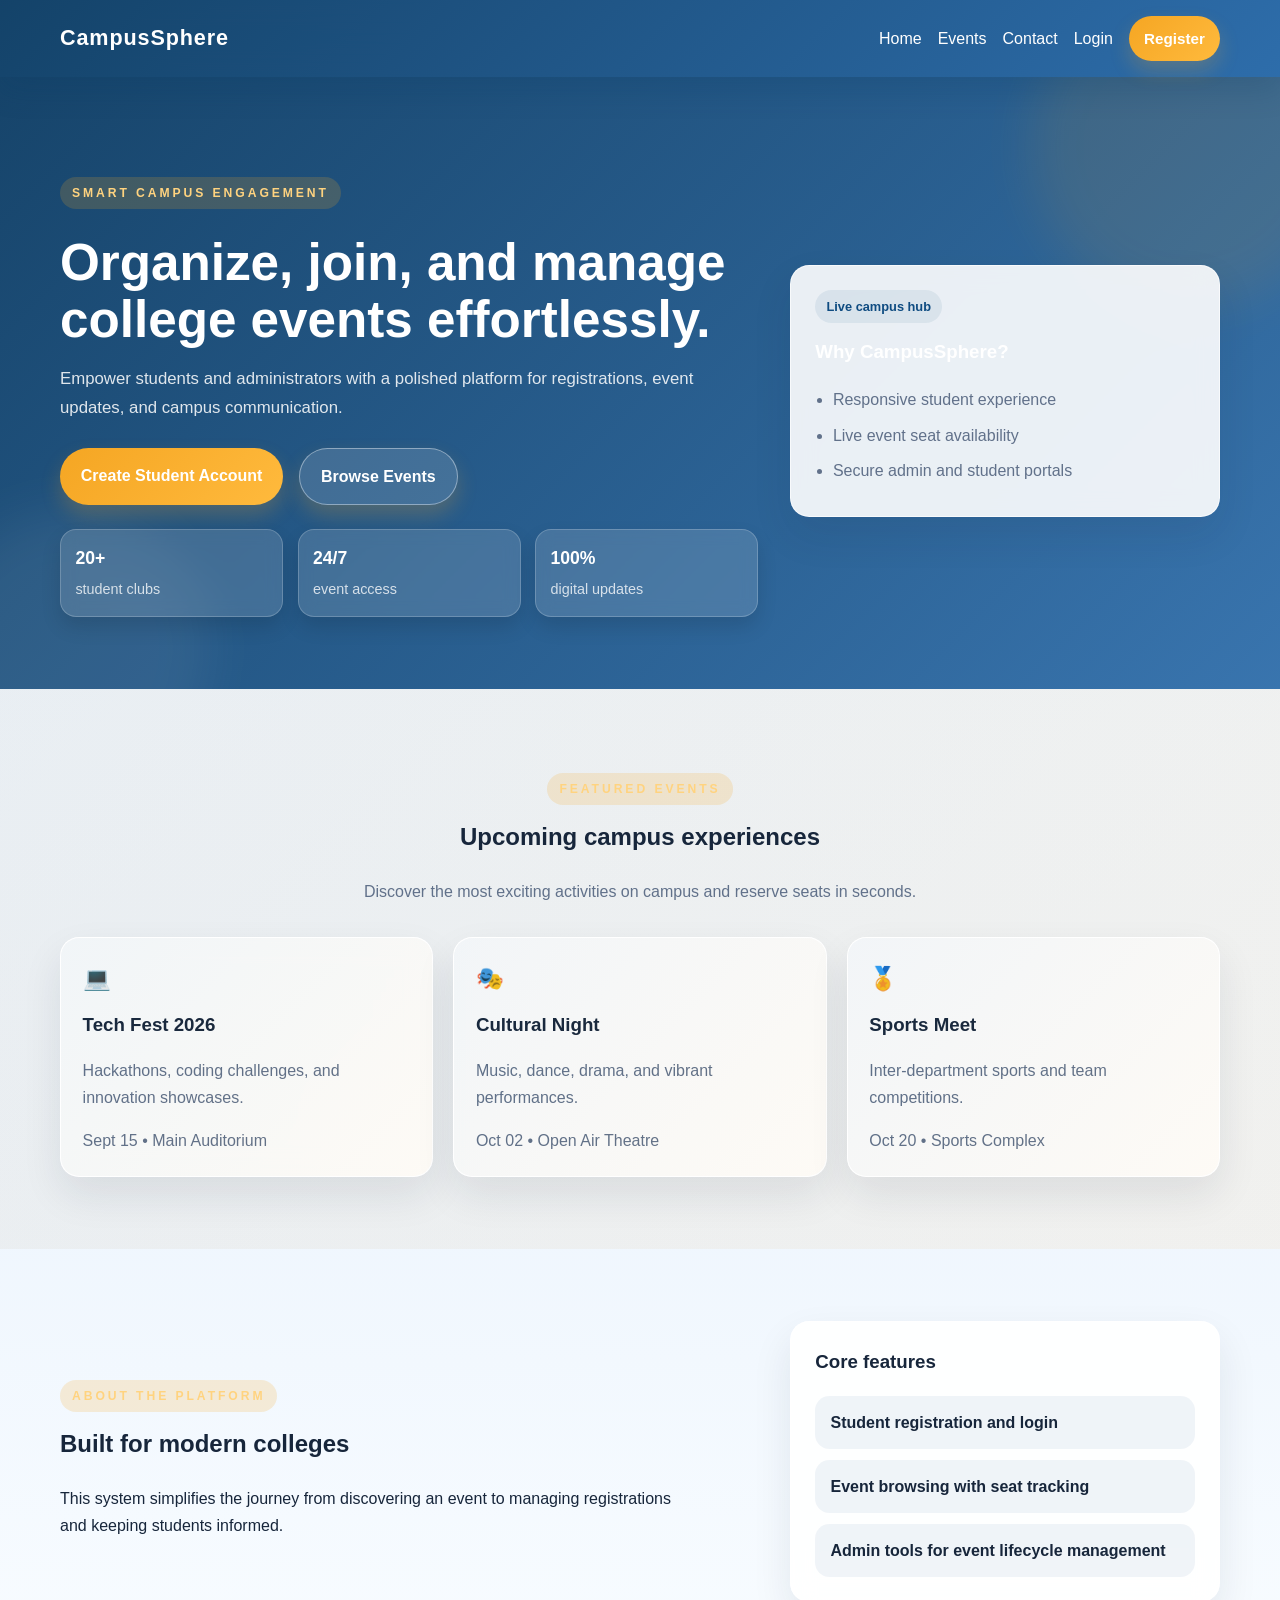
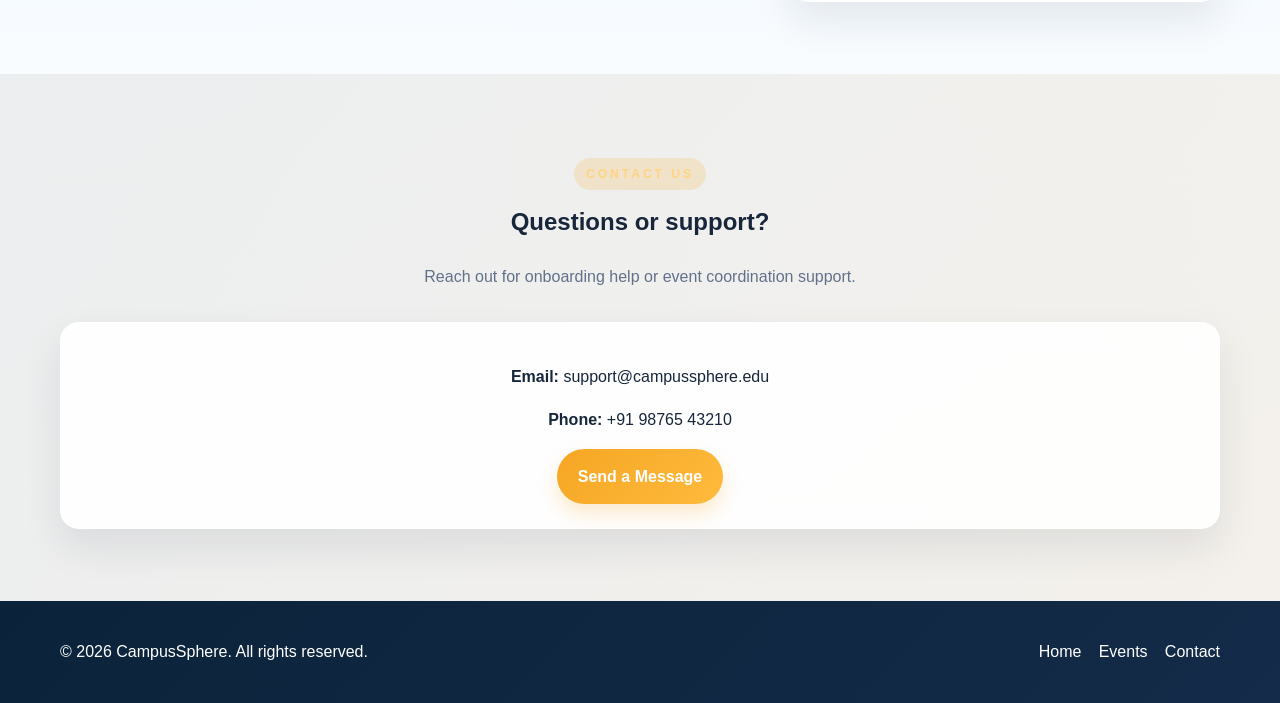
<file: CollegeEventManagement/index.html>
<!DOCTYPE html>
<html lang="en">
  <head>
    <meta charset="UTF-8" />
    <meta name="viewport" content="width=device-width, initial-scale=1.0" />
    <title>College Event Management</title>
    <meta name="description" content="A complete college event management system for students, events, registrations, and admin operations." />
    <link rel="stylesheet" href="css/style.css" />
    <link rel="stylesheet" href="css/responsive.css" />
  </head>
  <body>
    <header class="site-header">
      <div class="container nav-bar">
        <a href="index.html" class="brand">CampusSphere</a>
        <nav class="nav-links">
          <a href="index.html">Home</a>
          <a href="events.html">Events</a>
          <a href="contact.html">Contact</a>
          <a href="login.html">Login</a>
          <a href="register.html" class="btn btn-small">Register</a>
        </nav>
      </div>
    </header>

    <main>
      <section class="hero">
        <div class="container hero-grid">
          <div class="hero-content">
            <p class="eyebrow">Smart campus engagement</p>
            <h1>Organize, join, and manage college events effortlessly.</h1>
            <p class="hero-text">
              Empower students and administrators with a polished platform for registrations, event updates, and campus communication.
            </p>
            <div class="hero-actions">
              <a href="register.html" class="btn">Create Student Account</a>
              <a href="events.html" class="btn btn-outline">Browse Events</a>
            </div>
            <div class="hero-highlights">
              <div class="hero-stat">
                <strong>20+</strong>
                <span>student clubs</span>
              </div>
              <div class="hero-stat">
                <strong>24/7</strong>
                <span>event access</span>
              </div>
              <div class="hero-stat">
                <strong>100%</strong>
                <span>digital updates</span>
              </div>
            </div>
          </div>
          <div class="hero-card">
            <div class="hero-card-badge">Live campus hub</div>
            <h3>Why CampusSphere?</h3>
            <ul>
              <li>Responsive student experience</li>
              <li>Live event seat availability</li>
              <li>Secure admin and student portals</li>
            </ul>
          </div>
        </div>
      </section>

      <section class="section container">
        <div class="section-heading">
          <p class="eyebrow">Featured events</p>
          <h2>Upcoming campus experiences</h2>
          <p class="section-subtitle">Discover the most exciting activities on campus and reserve seats in seconds.</p>
        </div>
        <div class="card-grid" id="featured-events">
          <article class="card">
            <div class="card-icon">💻</div>
            <h3>Tech Fest 2026</h3>
            <p>Hackathons, coding challenges, and innovation showcases.</p>
            <span>Sept 15 • Main Auditorium</span>
          </article>
          <article class="card">
            <div class="card-icon">🎭</div>
            <h3>Cultural Night</h3>
            <p>Music, dance, drama, and vibrant performances.</p>
            <span>Oct 02 • Open Air Theatre</span>
          </article>
          <article class="card">
            <div class="card-icon">🏅</div>
            <h3>Sports Meet</h3>
            <p>Inter-department sports and team competitions.</p>
            <span>Oct 20 • Sports Complex</span>
          </article>
        </div>
      </section>

      <section class="section alt-bg">
        <div class="container about-grid">
          <div class="about-copy">
            <p class="eyebrow">About the platform</p>
            <h2>Built for modern colleges</h2>
            <p>
              This system simplifies the journey from discovering an event to managing registrations and keeping students informed.
            </p>
          </div>
          <div class="info-panel">
            <h3>Core features</h3>
            <div class="feature-list">
              <div class="feature-item">Student registration and login</div>
              <div class="feature-item">Event browsing with seat tracking</div>
              <div class="feature-item">Admin tools for event lifecycle management</div>
            </div>
          </div>
        </div>
      </section>

      <section class="section container" id="contact">
        <div class="section-heading">
          <p class="eyebrow">Contact us</p>
          <h2>Questions or support?</h2>
          <p class="section-subtitle">Reach out for onboarding help or event coordination support.</p>
        </div>
        <div class="contact-card">
          <p><strong>Email:</strong> support@campussphere.edu</p>
          <p><strong>Phone:</strong> +91 98765 43210</p>
          <a href="contact.html" class="btn">Send a Message</a>
        </div>
      </section>
    </main>

    <footer class="site-footer">
      <div class="container footer-content">
        <p>© 2026 CampusSphere. All rights reserved.</p>
        <div>
          <a href="index.html">Home</a>
          <a href="events.html">Events</a>
          <a href="contact.html">Contact</a>
        </div>
      </div>
    </footer>
  </body>
</html>
</file>
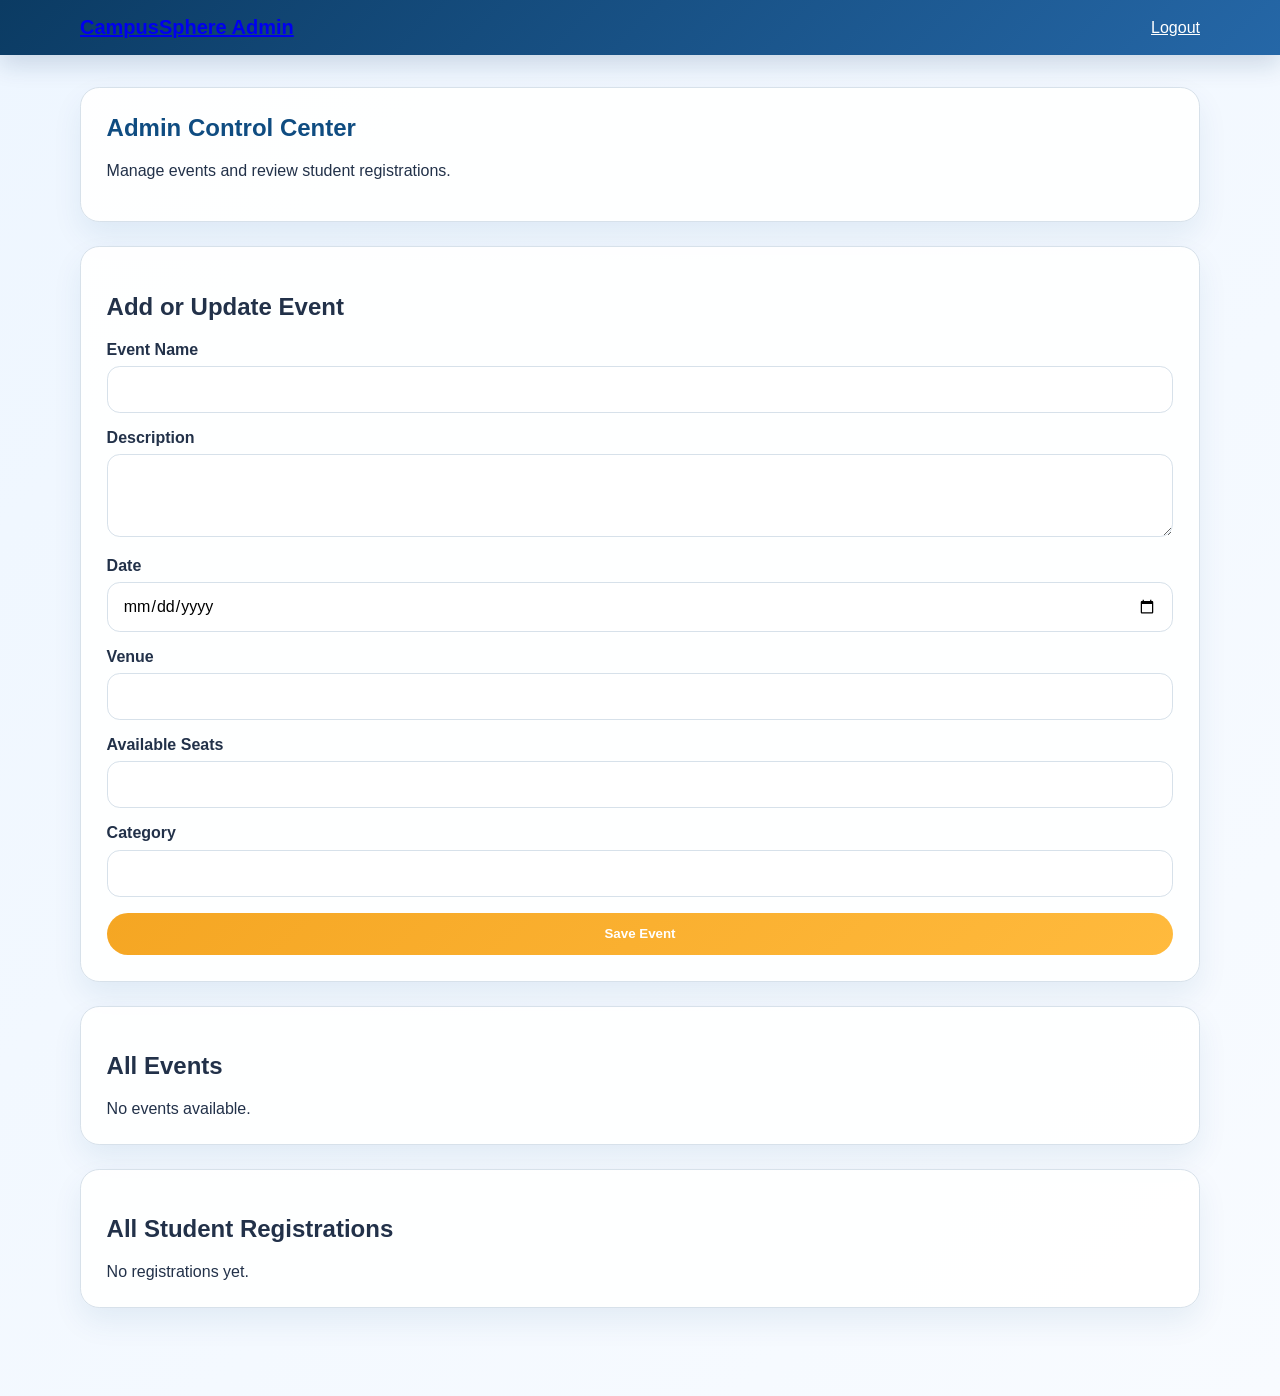
<file: CollegeEventManagement/admin.html>
<!DOCTYPE html>
<html lang="en">
  <head>
    <meta charset="UTF-8" />
    <meta name="viewport" content="width=device-width, initial-scale=1.0" />
    <title>Admin Panel</title>
    <link rel="stylesheet" href="css/dashboard.css" />
    <link rel="stylesheet" href="css/login.css" />
    <link rel="stylesheet" href="css/responsive.css" />
  </head>
  <body>
    <header class="dashboard-header">
      <div class="container nav-bar">
        <a href="admin.html" class="brand">CampusSphere Admin</a>
        <nav class="nav-links">
          <a href="index.html">Logout</a>
        </nav>
      </div>
    </header>

    <main class="container dashboard-main">
      <section class="welcome-card">
        <h1>Admin Control Center</h1>
        <p>Manage events and review student registrations.</p>
      </section>

      <section class="welcome-card">
        <h2>Add or Update Event</h2>
        <form id="adminForm">
          <input type="hidden" id="eventId" />
          <label for="eventName">Event Name</label>
          <input type="text" id="eventName" required />

          <label for="description">Description</label>
          <textarea id="description" rows="3" required></textarea>

          <label for="eventDate">Date</label>
          <input type="date" id="eventDate" required />

          <label for="venue">Venue</label>
          <input type="text" id="venue" required />

          <label for="availableSeats">Available Seats</label>
          <input type="number" id="availableSeats" min="0" required />

          <label for="category">Category</label>
          <input type="text" id="category" required />

          <button type="submit" class="btn">Save Event</button>
        </form>
      </section>

      <section class="welcome-card">
        <h2>All Events</h2>
        <div id="adminEventsContainer" class="card-grid"></div>
      </section>

      <section class="welcome-card">
        <h2>All Student Registrations</h2>
        <div id="adminRegistrationsContainer" class="card-grid"></div>
      </section>
    </main>

    <script src="js/admin.js"></script>
  </body>
</html>
</file>
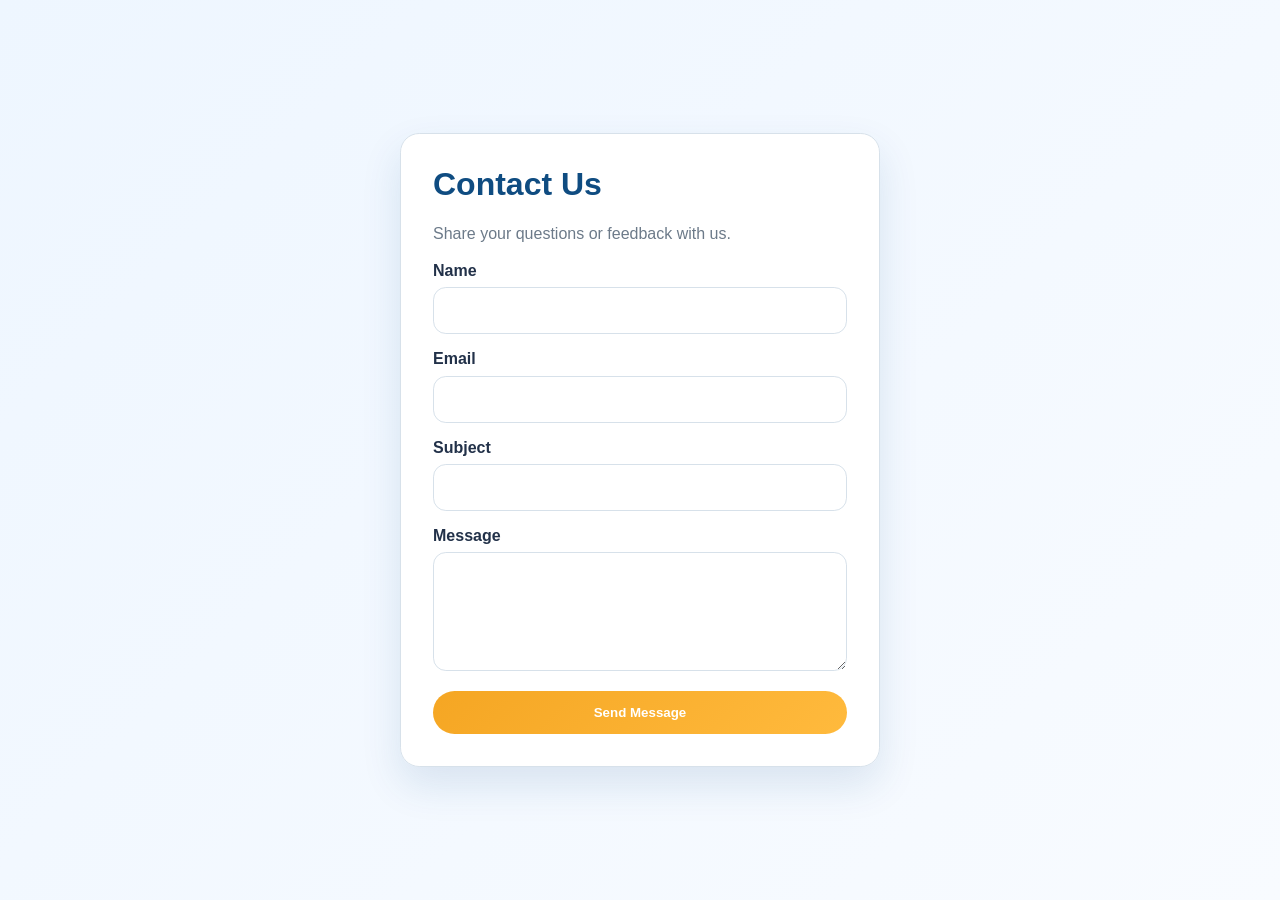
<file: CollegeEventManagement/contact.html>
<!DOCTYPE html>
<html lang="en">
  <head>
    <meta charset="UTF-8" />
    <meta name="viewport" content="width=device-width, initial-scale=1.0" />
    <title>Contact Us</title>
    <link rel="stylesheet" href="css/login.css" />
    <link rel="stylesheet" href="css/responsive.css" />
  </head>
  <body>
    <div class="auth-shell">
      <form class="auth-card" id="contactForm" novalidate>
        <h1>Contact Us</h1>
        <p class="subtext">Share your questions or feedback with us.</p>

        <label for="contactName">Name</label>
        <input type="text" id="contactName" name="contactName" required />

        <label for="contactEmail">Email</label>
        <input type="email" id="contactEmail" name="contactEmail" required />

        <label for="subject">Subject</label>
        <input type="text" id="subject" name="subject" required />

        <label for="message">Message</label>
        <textarea id="message" name="message" rows="5" required></textarea>

        <button type="submit" class="btn btn-block">Send Message</button>
      </form>
    </div>

    <script src="js/validation.js"></script>
    <script src="js/contact.js"></script>
  </body>
</html>
</file>
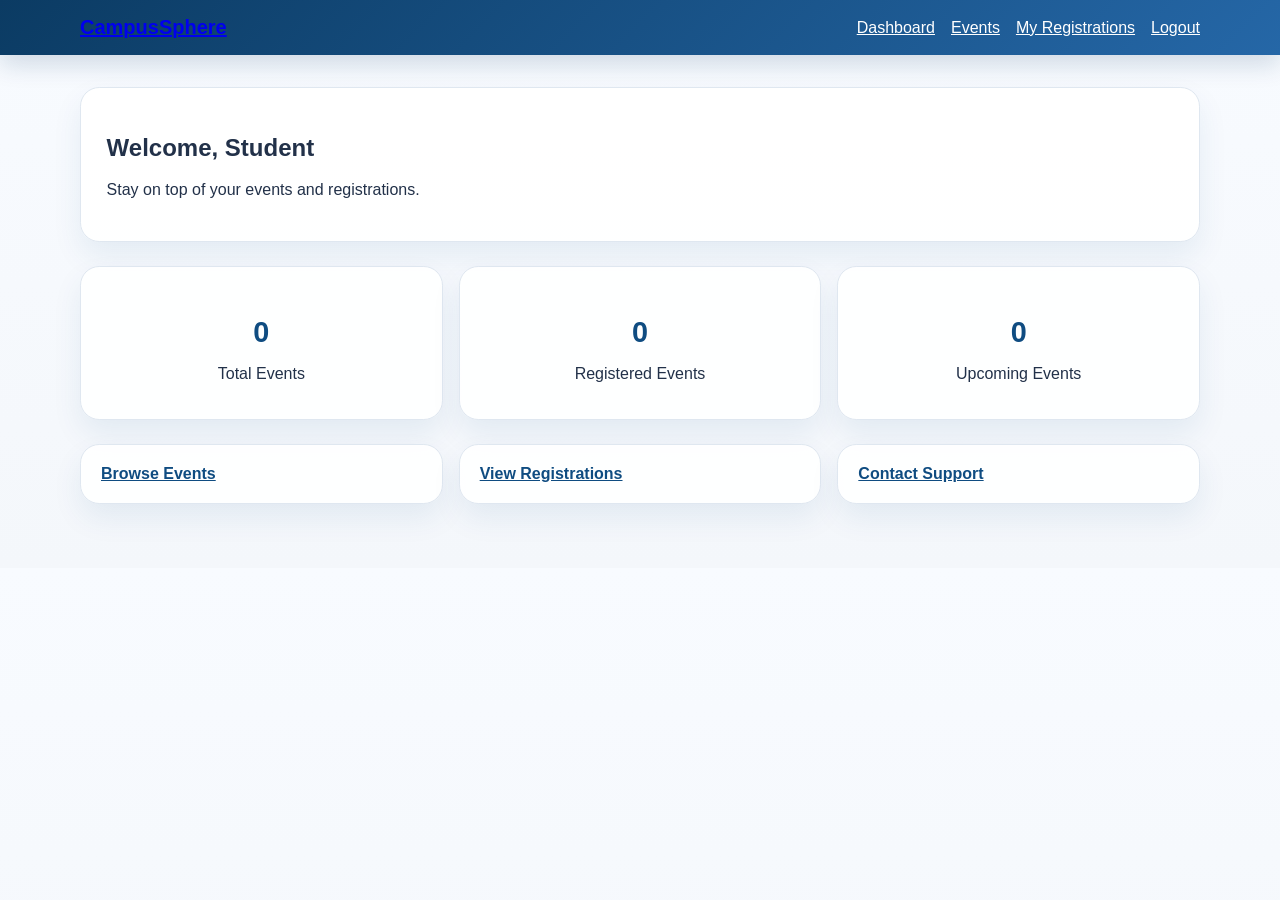
<file: CollegeEventManagement/dashboard.html>
<!DOCTYPE html>
<html lang="en">
  <head>
    <meta charset="UTF-8" />
    <meta name="viewport" content="width=device-width, initial-scale=1.0" />
    <title>Student Dashboard</title>
    <link rel="stylesheet" href="css/dashboard.css" />
    <link rel="stylesheet" href="css/responsive.css" />
  </head>
  <body>
    <header class="dashboard-header">
      <div class="container nav-bar">
        <a href="dashboard.html" class="brand">CampusSphere</a>
        <nav class="nav-links">
          <a href="dashboard.html">Dashboard</a>
          <a href="events.html">Events</a>
          <a href="my-registrations.html">My Registrations</a>
          <a href="index.html" id="logoutBtn">Logout</a>
        </nav>
      </div>
    </header>

    <main class="container dashboard-main">
      <section class="welcome-card">
        <h1>Welcome, <span id="studentName">Student</span></h1>
        <p>Stay on top of your events and registrations.</p>
      </section>

      <section class="stats-grid">
        <article class="stat-card">
          <h3 id="totalEvents">0</h3>
          <p>Total Events</p>
        </article>
        <article class="stat-card">
          <h3 id="registeredEvents">0</h3>
          <p>Registered Events</p>
        </article>
        <article class="stat-card">
          <h3 id="upcomingEvents">0</h3>
          <p>Upcoming Events</p>
        </article>
      </section>

      <section class="card-grid dashboard-cards">
        <a href="events.html" class="card nav-card">Browse Events</a>
        <a href="my-registrations.html" class="card nav-card">View Registrations</a>
        <a href="contact.html" class="card nav-card">Contact Support</a>
      </section>
    </main>

    <script src="js/dashboard.js"></script>
  </body>
</html>
</file>
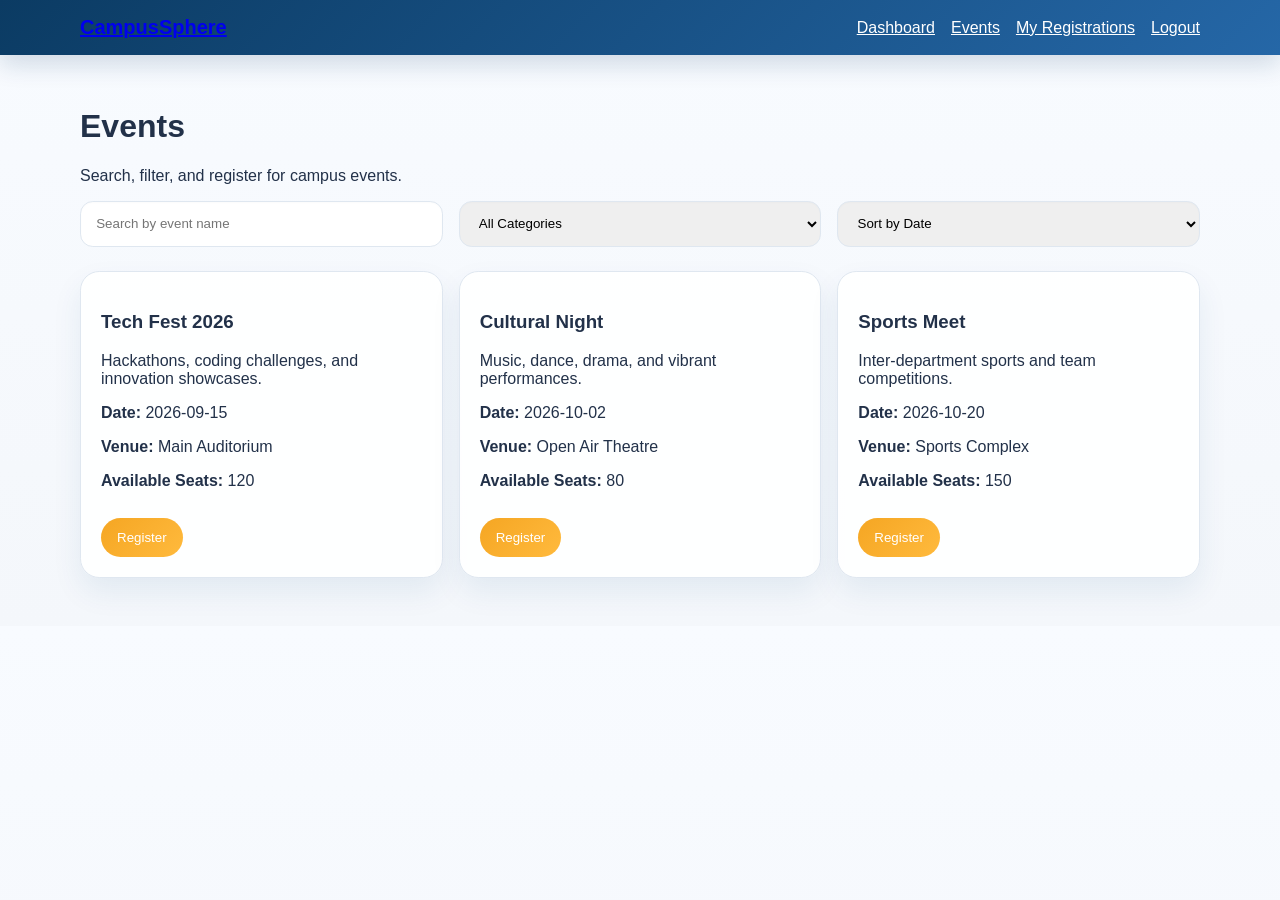
<file: CollegeEventManagement/events.html>
<!DOCTYPE html>
<html lang="en">
  <head>
    <meta charset="UTF-8" />
    <meta name="viewport" content="width=device-width, initial-scale=1.0" />
    <title>Events</title>
    <link rel="stylesheet" href="css/events.css" />
    <link rel="stylesheet" href="css/responsive.css" />
  </head>
  <body>
    <header class="site-header">
      <div class="container nav-bar">
        <a href="dashboard.html" class="brand">CampusSphere</a>
        <nav class="nav-links">
          <a href="dashboard.html">Dashboard</a>
          <a href="events.html">Events</a>
          <a href="my-registrations.html">My Registrations</a>
          <a href="index.html">Logout</a>
        </nav>
      </div>
    </header>

    <main class="container page-section">
      <div class="section-heading">
        <h1>Events</h1>
        <p>Search, filter, and register for campus events.</p>
      </div>

      <div class="controls">
        <input type="search" id="searchInput" placeholder="Search by event name" />
        <select id="filterSelect">
          <option value="all">All Categories</option>
          <option value="Technical">Technical</option>
          <option value="Cultural">Cultural</option>
          <option value="Sports">Sports</option>
        </select>
        <select id="sortSelect">
          <option value="date">Sort by Date</option>
          <option value="seats">Sort by Seats</option>
          <option value="name">Sort by Name</option>
        </select>
      </div>

      <div id="eventsContainer" class="card-grid"></div>
    </main>

    <script src="js/events.js"></script>
  </body>
</html>
</file>
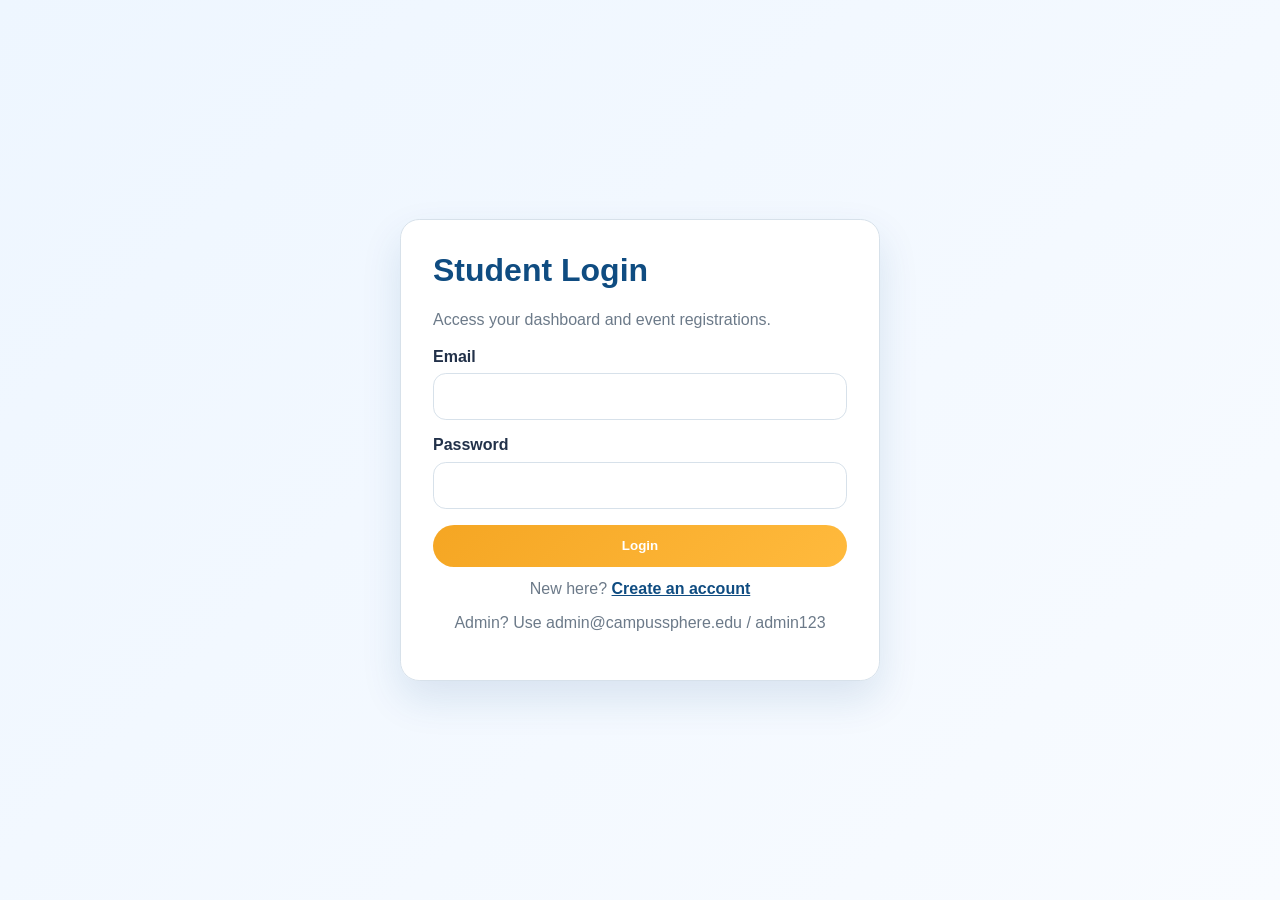
<file: CollegeEventManagement/login.html>
<!DOCTYPE html>
<html lang="en">
  <head>
    <meta charset="UTF-8" />
    <meta name="viewport" content="width=device-width, initial-scale=1.0" />
    <title>Student Login</title>
    <link rel="stylesheet" href="css/login.css" />
    <link rel="stylesheet" href="css/responsive.css" />
  </head>
  <body>
    <div class="auth-shell">
      <form class="auth-card" id="loginForm">
        <h1>Student Login</h1>
        <p class="subtext">Access your dashboard and event registrations.</p>

        <label for="email">Email</label>
        <input type="email" id="email" name="email" required />

        <label for="password">Password</label>
        <input type="password" id="password" name="password" required />

        <button type="submit" class="btn btn-block">Login</button>
        <p class="helper-text">
          New here? <a href="register.html">Create an account</a>
        </p>
        <p class="helper-text">
          Admin? Use admin@campussphere.edu / admin123
        </p>
      </form>
    </div>

    <script src="js/validation.js"></script>
    <script src="js/login.js"></script>
  </body>
</html>
</file>
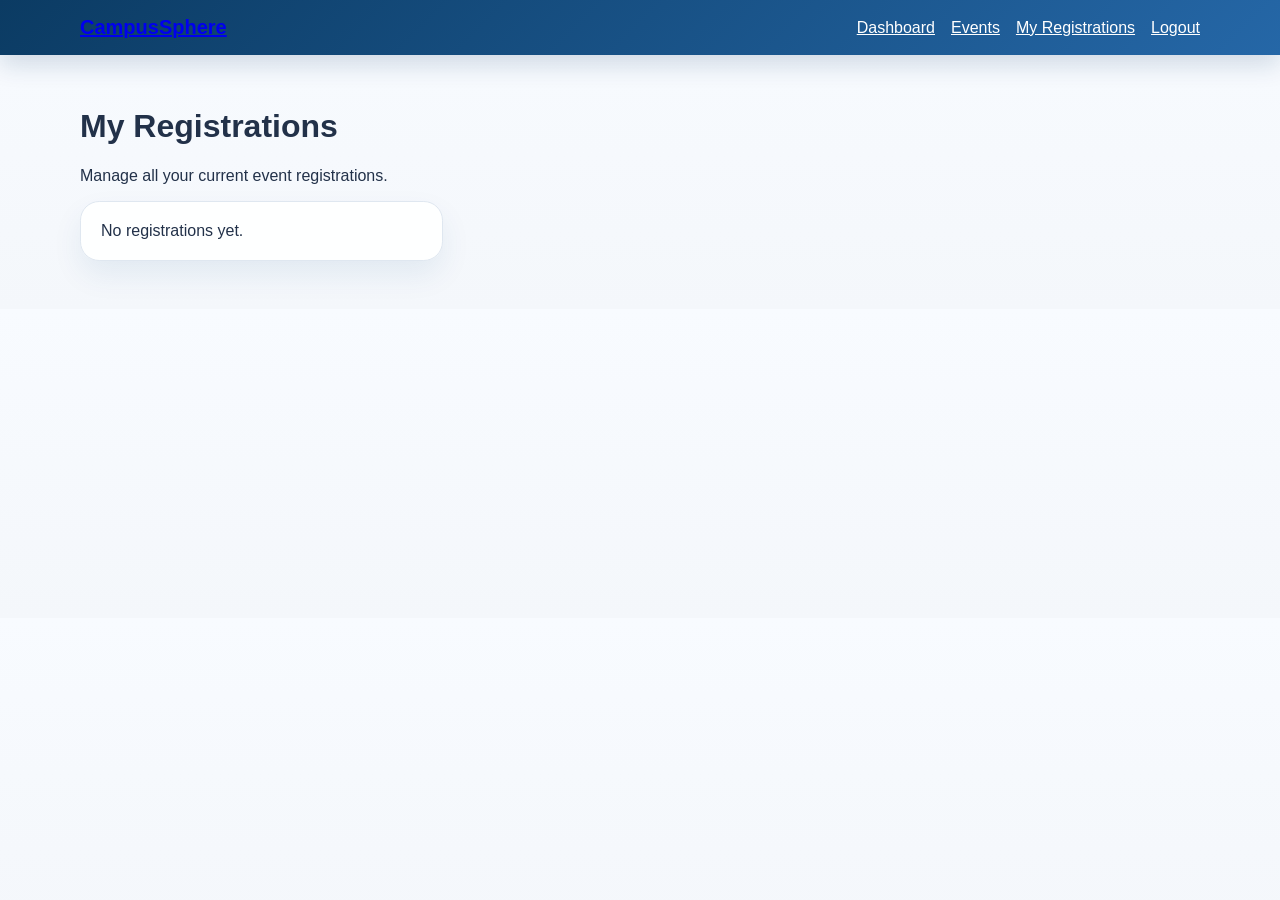
<file: CollegeEventManagement/my-registrations.html>
<!DOCTYPE html>
<html lang="en">
  <head>
    <meta charset="UTF-8" />
    <meta name="viewport" content="width=device-width, initial-scale=1.0" />
    <title>My Registrations</title>
    <link rel="stylesheet" href="css/events.css" />
    <link rel="stylesheet" href="css/responsive.css" />
  </head>
  <body>
    <header class="site-header">
      <div class="container nav-bar">
        <a href="dashboard.html" class="brand">CampusSphere</a>
        <nav class="nav-links">
          <a href="dashboard.html">Dashboard</a>
          <a href="events.html">Events</a>
          <a href="my-registrations.html">My Registrations</a>
          <a href="index.html">Logout</a>
        </nav>
      </div>
    </header>

    <main class="container page-section">
      <div class="section-heading">
        <h1>My Registrations</h1>
        <p>Manage all your current event registrations.</p>
      </div>
      <div id="registrationsContainer" class="card-grid"></div>
    </main>

    <script src="js/dashboard.js"></script>
  </body>
</html>
</file>
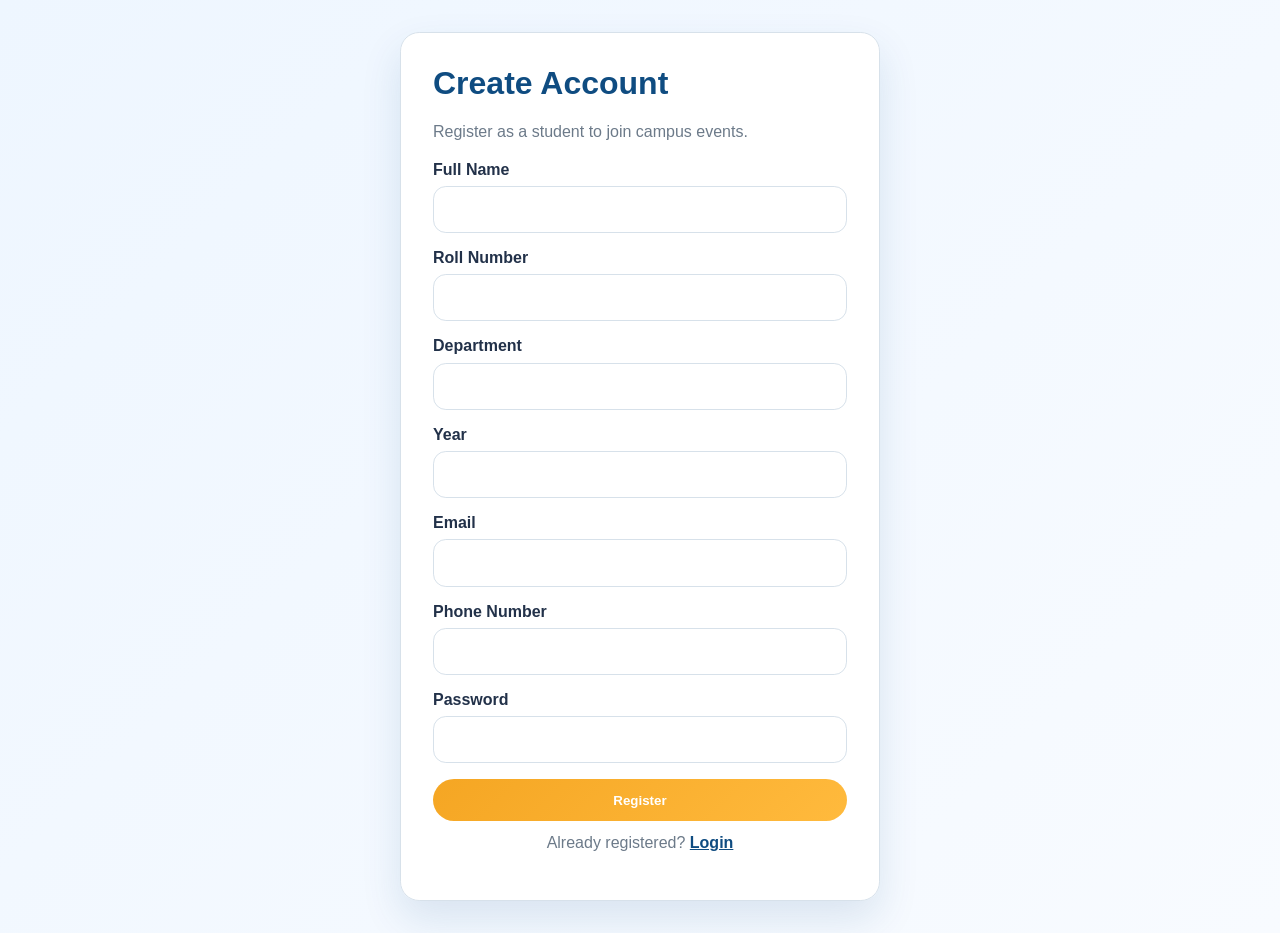
<file: CollegeEventManagement/register.html>
<!DOCTYPE html>
<html lang="en">
  <head>
    <meta charset="UTF-8" />
    <meta name="viewport" content="width=device-width, initial-scale=1.0" />
    <title>Student Registration</title>
    <link rel="stylesheet" href="css/login.css" />
    <link rel="stylesheet" href="css/responsive.css" />
  </head>
  <body>
    <div class="auth-shell">
      <form class="auth-card" id="registerForm" novalidate>
        <h1>Create Account</h1>
        <p class="subtext">Register as a student to join campus events.</p>

        <label for="name">Full Name</label>
        <input type="text" id="name" name="name" required />

        <label for="rollNumber">Roll Number</label>
        <input type="text" id="rollNumber" name="rollNumber" required />

        <label for="department">Department</label>
        <input type="text" id="department" name="department" required />

        <label for="year">Year</label>
        <input type="number" id="year" name="year" min="1" max="4" required />

        <label for="email">Email</label>
        <input type="email" id="email" name="email" required />

        <label for="phone">Phone Number</label>
        <input type="tel" id="phone" name="phone" required />

        <label for="password">Password</label>
        <input type="password" id="password" name="password" required />

        <button type="submit" class="btn btn-block">Register</button>
        <p class="helper-text">
          Already registered? <a href="login.html">Login</a>
        </p>
      </form>
    </div>

    <script src="js/validation.js"></script>
    <script src="js/register.js"></script>
  </body>
</html>
</file>
<file: CollegeEventManagement/css/style.css>
:root {
  --primary: #0f4c81;
  --secondary: #f5a623;
  --accent: #eaf4ff;
  --text: #17263b;
  --muted: #61718a;
  --bg: #f4f7fc;
  --white: #ffffff;
  --border: #dfe8f4;
  --surface: rgba(255, 255, 255, 0.9);
}

* {
  box-sizing: border-box;
}

body {
  margin: 0;
  font-family: "Segoe UI", Tahoma, Geneva, Verdana, sans-serif;
  background:
    linear-gradient(135deg, rgba(15, 76, 129, 0.08), rgba(245, 166, 35, 0.08)),
    linear-gradient(180deg, #f9fcff 0%, var(--bg) 100%);
  color: var(--text);
  line-height: 1.7;
}

::selection {
  background: rgba(245, 166, 35, 0.25);
  color: var(--text);
}

a {
  color: inherit;
  text-decoration: none;
}

.container {
  width: min(1160px, calc(100% - 2rem));
  margin: 0 auto;
}

.site-header {
  background: linear-gradient(135deg, rgba(11, 59, 99, 0.96), rgba(37, 103, 167, 0.96));
  color: var(--white);
  padding: 1rem 0;
  position: sticky;
  top: 0;
  z-index: 10;
  box-shadow: 0 12px 30px rgba(11, 59, 99, 0.22);
  backdrop-filter: blur(14px);
}

.nav-bar {
  display: flex;
  justify-content: space-between;
  align-items: center;
}

.brand {
  font-size: 1.35rem;
  font-weight: 800;
  letter-spacing: 0.04em;
}

.nav-links {
  display: flex;
  gap: 1rem;
  align-items: center;
}

.nav-links a {
  color: var(--white);
  transition: opacity 0.3s ease, transform 0.3s ease;
}

.nav-links a:hover {
  opacity: 0.9;
  transform: translateY(-1px);
}

.hero {
  background:
    linear-gradient(135deg, rgba(11, 59, 99, 0.95), rgba(37, 103, 167, 0.9)),
    url("https://images.unsplash.com/photo-1523580494863-6f3031224c94?auto=format&fit=crop&w=1400&q=80") center/cover;
  padding: 5.5rem 0 4.5rem;
  position: relative;
  overflow: hidden;
  color: var(--white);
}

.hero::before,
.hero::after {
  content: "";
  position: absolute;
  border-radius: 50%;
  filter: blur(25px);
  opacity: 0.45;
}

.hero::before {
  width: 320px;
  height: 320px;
  background: rgba(245, 166, 35, 0.22);
  top: -90px;
  right: -70px;
}

.hero::after {
  width: 280px;
  height: 280px;
  background: rgba(255, 255, 255, 0.14);
  bottom: -100px;
  left: -70px;
}

.hero-grid,
.about-grid {
  display: grid;
  grid-template-columns: 1.3fr 0.8fr;
  gap: 2rem;
  align-items: center;
  position: relative;
  z-index: 1;
}

.eyebrow {
  display: inline-block;
  padding: 0.35rem 0.75rem;
  border-radius: 999px;
  background: rgba(245, 166, 35, 0.18);
  text-transform: uppercase;
  letter-spacing: 0.24em;
  font-size: 0.76rem;
  color: #ffd37f;
  font-weight: 800;
}

h1,
h2,
h3 {
  margin-top: 0;
}

.hero h1 {
  font-size: clamp(2rem, 4vw, 3.2rem);
  margin: 0.8rem 0 1rem;
  line-height: 1.12;
}

.hero-text {
  font-size: 1.05rem;
  color: rgba(255, 255, 255, 0.86);
  max-width: 680px;
  margin-bottom: 0;
}

.hero-actions {
  display: flex;
  gap: 1rem;
  margin-top: 1.6rem;
  flex-wrap: wrap;
}

.hero-highlights {
  display: grid;
  grid-template-columns: repeat(3, minmax(0, 1fr));
  gap: 0.9rem;
  margin-top: 1.5rem;
}

.hero-stat {
  background: rgba(255, 255, 255, 0.14);
  border: 1px solid rgba(255, 255, 255, 0.2);
  border-radius: 1rem;
  padding: 0.9rem;
  display: flex;
  flex-direction: column;
  gap: 0.2rem;
  box-shadow: 0 10px 20px rgba(0, 0, 0, 0.12);
  backdrop-filter: blur(8px);
}

.hero-stat strong {
  font-size: 1.1rem;
  color: #ffffff;
}

.hero-stat span {
  font-size: 0.9rem;
  color: rgba(255, 255, 255, 0.78);
}

.btn {
  display: inline-block;
  background: linear-gradient(135deg, var(--secondary), #ffba3d);
  color: var(--white);
  padding: 0.85rem 1.3rem;
  border-radius: 999px;
  font-weight: 700;
  border: none;
  cursor: pointer;
  transition: transform 0.25s ease, box-shadow 0.25s ease;
  box-shadow: 0 10px 20px rgba(245, 166, 35, 0.22);
}

.btn:hover {
  transform: translateY(-3px);
  box-shadow: 0 12px 24px rgba(15, 76, 129, 0.16);
}

.btn-outline {
  background: rgba(255, 255, 255, 0.14);
  border: 1px solid rgba(255, 255, 255, 0.4);
  color: var(--white);
}

.btn-small {
  padding: 0.6rem 0.95rem;
  font-size: 0.95rem;
}

.hero-card,
.info-panel,
.contact-card,
.card {
  background: var(--surface);
  border: 1px solid rgba(255, 255, 255, 0.7);
  border-radius: 1.2rem;
  box-shadow: 0 18px 40px rgba(17, 31, 58, 0.09);
  backdrop-filter: blur(12px);
}

.hero-card,
.info-panel,
.contact-card {
  padding: 1.5rem;
}

.hero-card-badge {
  display: inline-block;
  padding: 0.35rem 0.7rem;
  border-radius: 999px;
  font-size: 0.8rem;
  font-weight: 700;
  background: rgba(15, 76, 129, 0.08);
  color: var(--primary);
  margin-bottom: 0.8rem;
}

.hero-card ul {
  padding-left: 1.1rem;
  margin: 0;
}

.hero-card li {
  margin-bottom: 0.5rem;
  color: var(--muted);
}

.section {
  padding: 4.5rem 0;
}

.alt-bg {
  background: linear-gradient(180deg, rgba(240, 247, 255, 0.95) 0%, rgba(248, 252, 255, 1) 100%);
}

.section-heading {
  text-align: center;
  margin-bottom: 2rem;
}

.section-subtitle {
  margin: 0.5rem auto 0;
  color: var(--muted);
  max-width: 680px;
}

.card-grid {
  display: grid;
  grid-template-columns: repeat(3, minmax(0, 1fr));
  gap: 1.25rem;
}

.card {
  padding: 1.35rem;
  transition: transform 0.25s ease, box-shadow 0.25s ease;
  position: relative;
  overflow: hidden;
}

.card::before {
  content: "";
  position: absolute;
  inset: 0;
  background: linear-gradient(135deg, rgba(15, 76, 129, 0.05), rgba(245, 166, 35, 0.04));
  pointer-events: none;
}

.card:hover {
  transform: translateY(-4px);
  box-shadow: 0 20px 38px rgba(17, 31, 58, 0.12);
}

.card-icon {
  font-size: 1.4rem;
  margin-bottom: 0.7rem;
}

.card h3 {
  margin-bottom: 0.5rem;
}

.card p,
.card span {
  color: var(--muted);
}

.about-copy {
  max-width: 620px;
}

.feature-list {
  display: grid;
  gap: 0.7rem;
  margin-top: 1rem;
}

.feature-item {
  background: rgba(15, 76, 129, 0.06);
  padding: 0.8rem 0.95rem;
  border-radius: 0.9rem;
  color: var(--text);
  font-weight: 600;
}

.contact-card {
  text-align: center;
}

.site-footer {
  background: linear-gradient(135deg, #0b233a 0%, #142b49 100%);
  color: var(--white);
  padding: 1.35rem 0;
}

.footer-content {
  display: flex;
  justify-content: space-between;
  gap: 1rem;
  align-items: center;
}

.footer-content a {
  color: var(--white);
  margin-left: 0.8rem;
}
</file>
<file: CollegeEventManagement/css/responsive.css>
@media (max-width: 900px) {
  .hero-grid,
  .about-grid,
  .card-grid {
    grid-template-columns: 1fr;
  }

  .hero-highlights {
    grid-template-columns: 1fr;
  }
}

@media (max-width: 700px) {
  .nav-bar,
  .nav-links,
  .footer-content {
    flex-direction: column;
    align-items: flex-start;
  }

  .nav-links {
    gap: 0.7rem;
    margin-top: 0.5rem;
  }

  .hero {
    padding: 3rem 0;
  }

  .hero-actions {
    flex-direction: column;
    align-items: flex-start;
  }

  .controls {
    flex-direction: column;
  }
}
</file>
<file: CollegeEventManagement/css/dashboard.css>
:root {
  --primary: #0f4c81;
  --secondary: #f5a623;
  --bg: #f4f7fb;
  --white: #ffffff;
  --text: #223149;
  --muted: #6c7a89;
  --border: #dfe7f0;
}

body {
  margin: 0;
  font-family: "Segoe UI", Tahoma, Geneva, Verdana, sans-serif;
  background: linear-gradient(180deg, #f8fbff 0%, var(--bg) 100%);
  color: var(--text);
}

.dashboard-header {
  background: linear-gradient(135deg, #0b3b63 0%, #2567a7 100%);
  color: var(--white);
  padding: 1rem 0;
  box-shadow: 0 10px 25px rgba(11, 59, 99, 0.16);
}

.container {
  width: min(1120px, calc(100% - 2rem));
  margin: 0 auto;
}

.nav-bar {
  display: flex;
  justify-content: space-between;
  align-items: center;
}

.brand {
  font-size: 1.25rem;
  font-weight: 800;
}

.nav-links {
  display: flex;
  gap: 1rem;
  align-items: center;
}

.nav-links a {
  color: var(--white);
}

.dashboard-main {
  padding: 2rem 0 4rem;
}

.welcome-card,
.stat-card,
.nav-card {
  background: rgba(255, 255, 255, 0.95);
  border: 1px solid var(--border);
  border-radius: 1.2rem;
  box-shadow: 0 14px 30px rgba(15, 76, 129, 0.08);
}

.welcome-card {
  padding: 1.6rem;
  margin-bottom: 1.5rem;
}

.stats-grid {
  display: grid;
  grid-template-columns: repeat(3, minmax(0, 1fr));
  gap: 1rem;
  margin-bottom: 1.5rem;
}

.stat-card {
  padding: 1.25rem;
  text-align: center;
}

.stat-card h3 {
  font-size: 1.8rem;
  margin-bottom: 0.4rem;
  color: var(--primary);
}

.card-grid {
  display: grid;
  grid-template-columns: repeat(3, minmax(0, 1fr));
  gap: 1rem;
}

.nav-card {
  padding: 1.25rem;
  display: block;
  color: var(--primary);
  font-weight: 700;
  transition: transform 0.25s ease;
}

.nav-card:hover {
  transform: translateY(-3px);
}
</file>
<file: CollegeEventManagement/css/login.css>
:root {
  --primary: #0f4c81;
  --secondary: #f5a623;
  --bg: #f4f7fb;
  --text: #223149;
  --muted: #6c7a89;
  --white: #ffffff;
  --border: #d7e1ea;
}

* {
  box-sizing: border-box;
}

body {
  margin: 0;
  font-family: "Segoe UI", Tahoma, Geneva, Verdana, sans-serif;
  background: linear-gradient(135deg, #eef6ff 0%, #f8fbff 100%);
  color: var(--text);
  min-height: 100vh;
}

.auth-shell {
  min-height: 100vh;
  display: grid;
  place-items: center;
  padding: 2rem;
}

.auth-card {
  width: min(480px, 100%);
  background: rgba(255, 255, 255, 0.96);
  padding: 2rem;
  border-radius: 1.2rem;
  box-shadow: 0 18px 40px rgba(15, 76, 129, 0.12);
  border: 1px solid var(--border);
  backdrop-filter: blur(12px);
}

h1 {
  margin-top: 0;
  color: var(--primary);
}

.subtext {
  color: var(--muted);
  margin-bottom: 1.2rem;
}

label {
  display: block;
  margin-bottom: 0.45rem;
  font-weight: 600;
}

input,
textarea,
select {
  width: 100%;
  padding: 0.85rem 0.95rem;
  border: 1px solid var(--border);
  border-radius: 0.8rem;
  margin-bottom: 1rem;
  font: inherit;
}

.btn {
  display: inline-block;
  width: 100%;
  padding: 0.85rem 1rem;
  border-radius: 999px;
  border: none;
  background: linear-gradient(135deg, var(--secondary), #ffba3d);
  color: var(--white);
  font-weight: 700;
  cursor: pointer;
  transition: transform 0.2s ease, box-shadow 0.2s ease;
}

.btn:hover {
  transform: translateY(-2px);
  box-shadow: 0 10px 20px rgba(15, 76, 129, 0.15);
}

.helper-text {
  text-align: center;
  margin-top: 0.8rem;
  color: var(--muted);
}

.helper-text a {
  color: var(--primary);
  font-weight: 600;
}
</file>
<file: CollegeEventManagement/css/events.css>
:root {
  --primary: #0f4c81;
  --secondary: #f5a623;
  --bg: #f4f7fb;
  --white: #ffffff;
  --text: #223149;
  --muted: #6c7a89;
  --border: #dfe7f0;
}

body {
  margin: 0;
  font-family: "Segoe UI", Tahoma, Geneva, Verdana, sans-serif;
  background: linear-gradient(180deg, #f8fbff 0%, var(--bg) 100%);
  color: var(--text);
}

.site-header {
  background: linear-gradient(135deg, #0b3b63 0%, #2567a7 100%);
  color: var(--white);
  padding: 1rem 0;
  box-shadow: 0 10px 25px rgba(11, 59, 99, 0.16);
}

.container {
  width: min(1120px, calc(100% - 2rem));
  margin: 0 auto;
}

.nav-bar {
  display: flex;
  justify-content: space-between;
  align-items: center;
}

.brand {
  font-size: 1.25rem;
  font-weight: 800;
}

.nav-links {
  display: flex;
  gap: 1rem;
  align-items: center;
}

.nav-links a {
  color: var(--white);
}

.page-section {
  padding: 2rem 0 3rem;
}

.controls {
  display: flex;
  gap: 1rem;
  flex-wrap: wrap;
  margin-bottom: 1.5rem;
}

.controls input,
.controls select {
  flex: 1;
  min-width: 180px;
  padding: 0.85rem 0.95rem;
  border-radius: 0.8rem;
  border: 1px solid var(--border);
  box-shadow: inset 0 1px 2px rgba(0, 0, 0, 0.02);
}

.card-grid {
  display: grid;
  grid-template-columns: repeat(3, minmax(0, 1fr));
  gap: 1rem;
}

.card {
  padding: 1.25rem;
  background: rgba(255, 255, 255, 0.95);
  border: 1px solid var(--border);
  border-radius: 1.2rem;
  box-shadow: 0 14px 30px rgba(15, 76, 129, 0.08);
  transition: transform 0.25s ease;
}

.card:hover {
  transform: translateY(-3px);
}

.btn {
  display: inline-block;
  margin-top: 0.8rem;
  padding: 0.75rem 1rem;
  background: linear-gradient(135deg, var(--secondary), #ffba3d);
  color: var(--white);
  border: none;
  border-radius: 999px;
  cursor: pointer;
}

.btn.secondary {
  background: linear-gradient(135deg, #d94b4b, #e96d6d);
}
</file>
